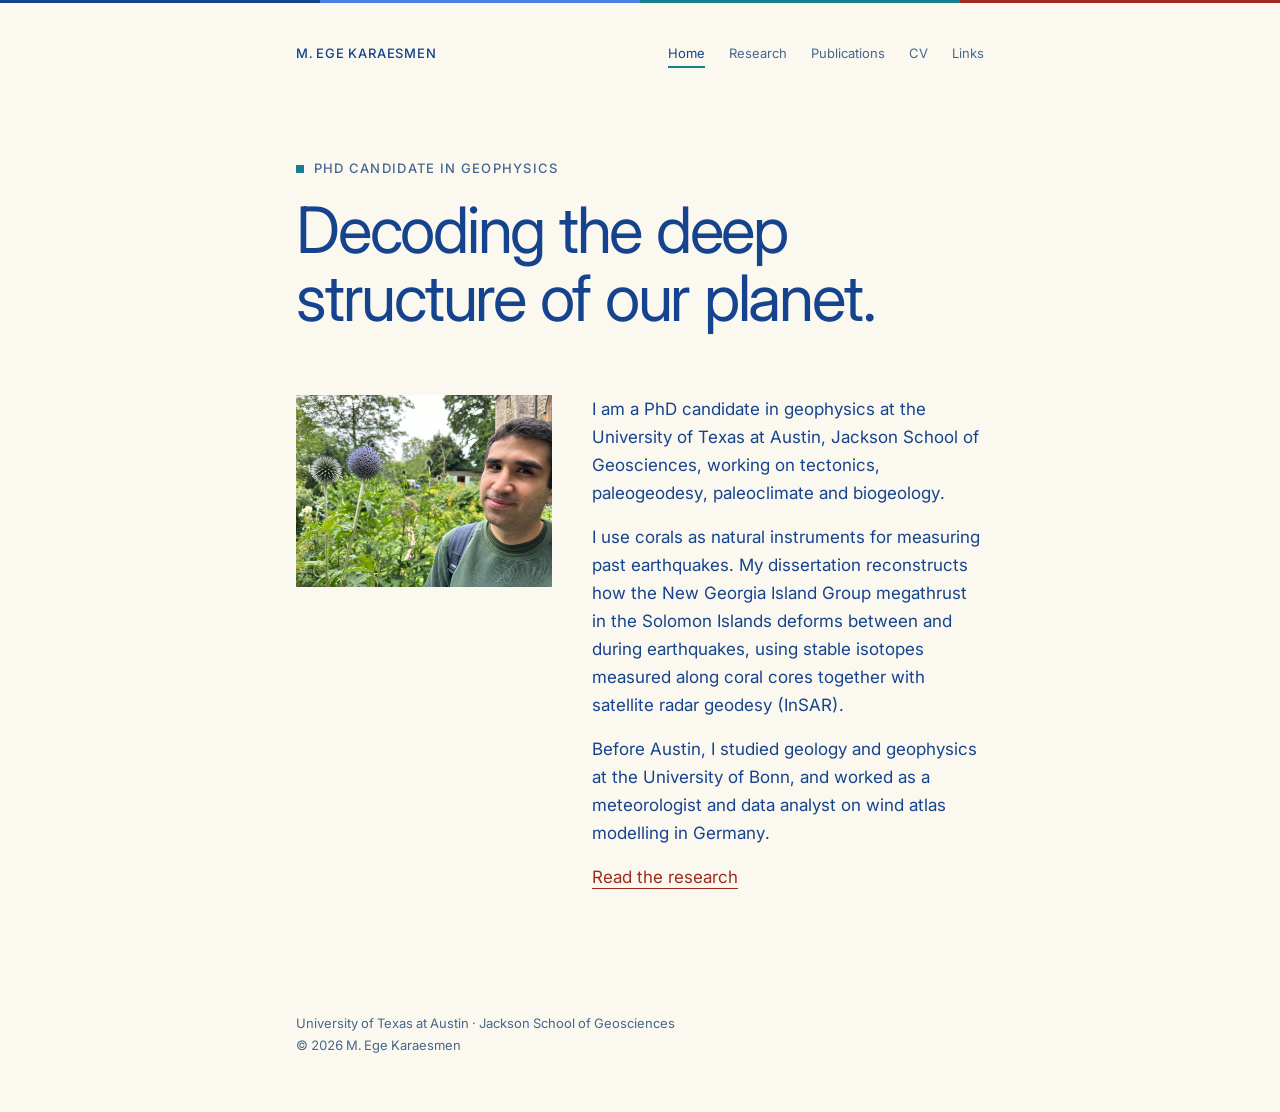
<file: index.html>
<!doctype html>
<html lang="en">
  <head>
    <meta charset="UTF-8" />
    <meta name="viewport" content="width=device-width, initial-scale=1" />
    <meta
      name="description"
      content="Personal website of M. Ege Karaesmen, PhD candidate in Geophysics at the University of Texas at Austin."
    />
    <title>M. Ege Karaesmen | Geophysics</title>
    <link rel="icon" href="favicon.svg" />
    <link rel="preconnect" href="https://fonts.googleapis.com" />
    <link rel="preconnect" href="https://fonts.gstatic.com" crossorigin />
    <link
      href="https://fonts.googleapis.com/css2?family=Inter:opsz,wght@14..32,400;14..32,500&display=swap"
      rel="stylesheet"
    />
    <style>
      :root {
        /* palette */
        --paper: #faf8ef; /* background */
        --ink: #16438e; /* main — headings and body text */
        --muted: #47678f; /* secondary text */
        --rule: #dbe2ec; /* hairlines */
        --mark: #167e8e; /* section rules, active nav */
        --link: #9f2a1e; /* high contrast — links */
        --focus: #4a82e3; /* secondary — focus rings, hover */

        --display: clamp(2.5rem, 6.5vw, 4rem);
        --head: 1.375rem;
        --body: 1.0625rem;
        --small: 0.8125rem;

        --col: 43rem;
        --wide: 66rem;
        --gutter: 1.5rem;

        color-scheme: light;
      }

      *,
      *::before,
      *::after {
        box-sizing: border-box;
      }

      html {
        -webkit-text-size-adjust: 100%;
      }

      body {
        margin: 0;
        background: var(--paper);
        color: var(--ink);
        font-family: "Inter", -apple-system, BlinkMacSystemFont, "Segoe UI", sans-serif;
        font-size: var(--body);
        font-weight: 400;
        line-height: 1.65;
        font-variant-numeric: tabular-nums;
        -webkit-font-smoothing: antialiased;
      }

      h1,
      h2,
      h3,
      h4,
      p,
      ul,
      dl,
      dd,
      dt,
      figure {
        margin: 0;
      }

      a {
        color: inherit;
      }

      :focus-visible {
        outline: 2px solid var(--focus);
        outline-offset: 3px;
      }

      /* ---------- measure ---------- */

      .col,
      .wide {
        width: 100%;
        margin-inline: auto;
        padding-inline: var(--gutter);
      }

      .col {
        max-width: calc(var(--col) + var(--gutter) * 2);
      }

      .wide {
        max-width: calc(var(--wide) + var(--gutter) * 2);
      }

      .stack > * + * {
        margin-top: 1rem;
      }

      /* ---------- shared type ---------- */

      .label {
        color: var(--muted);
        font-size: var(--small);
        font-weight: 500;
        letter-spacing: 0.1em;
        text-transform: uppercase;
      }

      .lede {
        color: var(--muted);
      }

      .note {
        color: var(--muted);
        font-size: var(--small);
        line-height: 1.6;
      }

      .link {
        color: var(--link);
        text-decoration: none;
        border-bottom: 1px solid currentColor;
        padding-bottom: 1px;
      }

      .link:hover {
        color: var(--ink);
      }

      /* palette band across the top */
      .band {
        height: 3px;
        background: linear-gradient(
          90deg,
          var(--ink) 0 25%,
          var(--focus) 25% 50%,
          var(--mark) 50% 75%,
          var(--link) 75% 100%
        );
      }

      /* ---------- masthead ---------- */

      .masthead {
        padding-block: 2.5rem 0;
      }

      .masthead-inner {
        display: flex;
        flex-wrap: wrap;
        gap: 0.75rem 2rem;
        align-items: baseline;
        justify-content: space-between;
      }

      .name {
        font-size: var(--small);
        font-weight: 500;
        letter-spacing: 0.06em;
        text-decoration: none;
        text-transform: uppercase;
      }

      .masthead nav {
        display: flex;
        flex-wrap: wrap;
        gap: 1.5rem;
      }

      .masthead nav a {
        color: var(--muted);
        font-size: var(--small);
        text-decoration: none;
        padding-bottom: 2px;
        border-bottom: 1px solid transparent;
      }

      .masthead nav a:hover {
        color: var(--link);
      }

      .masthead nav a[aria-current="page"] {
        color: var(--ink);
        border-bottom-width: 2px;
        border-bottom-color: var(--mark);
      }

      /* ---------- pages ---------- */

      .page {
        padding-block: clamp(3.5rem, 10vh, 6rem) 0;
      }

      .js .page {
        animation: rise 0.28s ease both;
      }

      @keyframes rise {
        from {
          opacity: 0;
          transform: translateY(6px);
        }
      }

      .page-head h1 {
        max-width: 20ch;
        font-size: var(--display);
        font-weight: 400;
        line-height: 1.06;
        letter-spacing: -0.035em;
        text-wrap: balance;
      }

      .page-head .label {
        display: block;
        margin-bottom: 1rem;
      }

      .page-head .label::before,
      .block-head::before {
        display: inline-block;
        width: 0.5rem;
        height: 0.5rem;
        margin-right: 0.6rem;
        background: var(--mark);
        content: "";
      }

      .page-head .lede {
        margin-top: 1.75rem;
      }

      .block {
        margin-top: clamp(3.5rem, 9vh, 5.5rem);
      }

      .block-head {
        padding-bottom: 0.75rem;
        border-bottom: 1px solid var(--mark);
      }

      .block-head + * {
        margin-top: 2.25rem;
      }

      /* ---------- home ---------- */

      .bio {
        display: grid;
        grid-template-columns: 16rem 1fr;
        gap: 2.5rem;
        align-items: start;
        margin-top: clamp(2.5rem, 7vh, 4rem);
      }

      .bio img {
        display: block;
        width: 100%;
        height: auto;
      }

      .bio p + p {
        margin-top: 1rem;
      }

      .bio-more {
        margin-top: 1.75rem;
      }

      /* ---------- focus list ---------- */

      .focus dt {
        display: flex;
        align-items: center;
        gap: 0.85rem;
        font-weight: 500;
      }

      /* icons are masked, so they take the teal regardless of the file's own colours */
      .focus dt::before {
        flex: none;
        width: 1.75rem;
        height: 1.75rem;
        background-color: var(--mark);
        mask-position: center;
        mask-repeat: no-repeat;
        mask-size: contain;
        -webkit-mask-position: center;
        -webkit-mask-repeat: no-repeat;
        -webkit-mask-size: contain;
        content: "";
      }

      .focus dt[data-icon="mountain"]::before {
        mask-image: url("icons/mountain.svg");
        -webkit-mask-image: url("icons/mountain.svg");
      }

      .focus dt[data-icon="compass"]::before {
        mask-image: url("icons/compass.svg");
        -webkit-mask-image: url("icons/compass.svg");
      }

      .focus dt[data-icon="thermometer"]::before {
        mask-image: url("icons/thermometer.svg");
        -webkit-mask-image: url("icons/thermometer.svg");
      }

      .focus dt[data-icon="leaf"]::before {
        mask-image: url("icons/leaf.svg");
        -webkit-mask-image: url("icons/leaf.svg");
      }

      .focus dd {
        margin: 0.4rem 0 0 2.6rem;
        color: var(--muted);
      }

      .focus > div + div {
        margin-top: 1.5rem;
        padding-top: 1.5rem;
        border-top: 1px solid var(--rule);
      }

      /* ---------- studies ---------- */

      .study + .study {
        margin-top: clamp(3rem, 8vh, 4.5rem);
      }

      .study-index {
        display: block;
        margin-bottom: 0.875rem;
      }

      .study h3 {
        max-width: 34ch;
        font-size: var(--head);
        font-weight: 400;
        letter-spacing: -0.015em;
        text-wrap: balance;
      }

      .study p {
        margin-top: 1rem;
      }

      figure {
        margin-top: 2.25rem;
      }

      .frame {
        border: 1px solid var(--mark);
        background: #fff;
      }

      .frame img {
        display: block;
        width: 100%;
        height: auto;
      }

      .frame iframe {
        display: block;
        width: 100%;
        height: 32rem;
        border: 0;
      }

      figcaption {
        margin-top: 0.75rem;
      }

      /* ---------- publications ---------- */

      .pub + .pub {
        margin-top: clamp(3rem, 8vh, 4.5rem);
        padding-top: clamp(3rem, 8vh, 4.5rem);
        border-top: 1px solid var(--rule);
      }

      .pub-thumb {
        display: block;
        margin-bottom: 1.75rem;
      }

      .pub-thumb img {
        display: block;
        width: 100%;
        height: auto;
      }

      .pub-thumb:hover {
        opacity: 0.88;
      }

      .pub h3 {
        margin-top: 0.75rem;
        font-size: var(--head);
        font-weight: 400;
        letter-spacing: -0.015em;
        text-wrap: balance;
      }

      .pub-sub {
        margin-top: 0.5rem;
        color: var(--muted);
      }

      .pub-authors {
        margin-top: 0.9rem;
      }

      .pub-venue {
        margin-top: 0.25rem;
        color: var(--muted);
        font-size: var(--small);
      }

      .pub-actions {
        display: flex;
        flex-wrap: wrap;
        gap: 1.5rem;
        margin-top: 1.4rem;
      }

      /* ---------- cv ---------- */

      .cv-block h3 {
        margin-bottom: 1.25rem;
        font-size: var(--body);
        font-weight: 500;
      }

      .cv-block + .cv-block {
        margin-top: 3.25rem;
      }

      .entry {
        display: grid;
        grid-template-columns: 11rem 1fr;
        gap: 0.25rem 2rem;
        padding-block: 1.125rem;
        border-top: 1px solid var(--rule);
      }

      .entry:last-child {
        border-bottom: 1px solid var(--rule);
      }

      .entry .date {
        color: var(--muted);
        font-size: var(--small);
        line-height: 1.9;
      }

      .entry h4 {
        font-size: var(--body);
        font-weight: 500;
      }

      .entry p {
        color: var(--muted);
      }

      .traits {
        margin: 0;
      }

      .traits > div {
        display: grid;
        grid-template-columns: 15rem 1fr;
        gap: 0.25rem 2rem;
        padding-block: 0.8rem;
        border-top: 1px solid var(--rule);
      }

      .traits > div:last-child {
        border-bottom: 1px solid var(--rule);
      }

      .traits dt {
        font-weight: 500;
      }

      .traits dd {
        margin: 0;
        color: var(--muted);
      }

      .traits .qual {
        display: block;
        font-size: var(--small);
      }

      .interests {
        margin-top: 1.5rem;
        color: var(--muted);
      }

      /* ---------- link list ---------- */

      .rows {
        padding: 0;
        list-style: none;
      }

      .rows li + li {
        border-top: 1px solid var(--rule);
      }

      .rows li:last-child {
        border-bottom: 1px solid var(--rule);
      }

      .rows a {
        display: grid;
        grid-template-columns: 11rem 1fr;
        gap: 0.25rem 2rem;
        padding: 1.125rem 0.75rem;
        margin-inline: -0.75rem;
        text-decoration: none;
      }

      .rows a:hover {
        background: color-mix(in srgb, var(--mark) 8%, transparent);
      }

      .rows-value {
        color: var(--link);
      }

      .rows a:hover .rows-value {
        color: var(--ink);
      }

      .rows .label {
        line-height: 1.9;
      }

      .rows-value {
        overflow-wrap: anywhere;
      }

      .rows-note {
        display: block;
        margin-top: 0.125rem;
        color: var(--muted);
        font-size: var(--small);
      }

      /* ---------- footer ---------- */

      footer {
        margin-top: clamp(4rem, 10vh, 6rem);
        padding-block: 2rem 3.5rem;
      }

      footer p {
        color: var(--muted);
        font-size: var(--small);
      }

      /* ---------- narrow ---------- */

      @media (max-width: 36rem) {
        .bio {
          grid-template-columns: 1fr;
          gap: 1.75rem;
        }

        .bio-photo {
          max-width: 11rem;
        }

        .entry,
        .rows a,
        .traits > div {
          grid-template-columns: 1fr;
          gap: 0.375rem;
        }

        .entry .date,
        .rows .label {
          line-height: 1.6;
        }

        .frame iframe {
          height: 26rem;
        }
      }

      @media (prefers-reduced-motion: reduce) {
        .js .page {
          animation: none;
        }
      }

      @media print {
        :root {
          --paper: #fff;
        }

        .band,
        .masthead nav,
        figure {
          display: none;
        }

        .page[hidden] {
          display: block !important;
        }
      }
    </style>
  </head>
  <body>
    <script>
      document.documentElement.classList.add("js");
    </script>

    <div class="band" aria-hidden="true"></div>

    <header class="masthead">
      <div class="col masthead-inner">
        <a class="name" href="#home">M. Ege Karaesmen</a>
        <nav id="nav" aria-label="Sections">
          <a href="#home">Home</a>
          <a href="#research">Research</a>
          <a href="#publications">Publications</a>
          <a href="#cv">CV</a>
          <a href="#links">Links</a>
        </nav>
      </div>
    </header>

    <main id="main">
      <!-- ============ HOME ============ -->
      <section class="page" id="home" data-title="M. Ege Karaesmen | Geophysics">
        <div class="col page-head">
          <span class="label">PhD Candidate in Geophysics</span>
          <h1>Decoding the deep structure of our planet.</h1>
        </div>

        <div class="col bio">
          <div class="bio-photo">
            <!-- Replace with your photo -->
            <img src="portrait.jpg" alt="Portrait of M. Ege Karaesmen" />
          </div>
          <div class="bio-text">
            <p>
              I am a PhD candidate in geophysics at the University of Texas at Austin, Jackson School of
              Geosciences, working on tectonics, paleogeodesy, paleoclimate and biogeology.
            </p>
            <p>
              I use corals as natural instruments for measuring past earthquakes. My dissertation reconstructs how
              the New Georgia Island Group megathrust in the Solomon Islands deforms between and during
              earthquakes, using stable isotopes measured along coral cores together with satellite radar geodesy
              (InSAR).
            </p>
            <p>
              Before Austin, I studied geology and geophysics at the University of Bonn, and worked as a
              meteorologist and data analyst on wind atlas modelling in Germany.
            </p>
            <p class="bio-more">
              <a class="link" href="#research">Read the research</a>
            </p>
          </div>
        </div>
      </section>

      <!-- ============ RESEARCH ============ -->
      <section class="page" id="research" data-title="Research | M. Ege Karaesmen">
        <div class="col page-head">
          <span class="label">Research</span>
          <h1>Reading the Earth through living archives.</h1>
          <p class="lede">
            My research combines numerical models, coral geochemistry, satellite radar geodesy and climate
            reanalysis to understand how the solid Earth, ocean and atmosphere record change.
          </p>
        </div>

        <div class="col block">
          <p class="label block-head">Focus areas</p>
          <dl class="focus">
            <div>
              <dt data-icon="mountain">Tectonics</dt>
              <dd>
                Investigating the forces that shape the Earth's lithosphere, from continental rifting to the
                collision of plates that raises mountain ranges.
              </dd>
            </div>
            <div>
              <dt data-icon="compass">Paleogeodesy</dt>
              <dd>
                Reconstructing ancient crustal deformation and surface motions by reading the geological record
                across deep time.
              </dd>
            </div>
            <div>
              <dt data-icon="thermometer">Paleoclimate</dt>
              <dd>
                Examining climate signatures preserved in sedimentary basins to understand historical and future
                atmospheric change.
              </dd>
            </div>
            <div>
              <dt data-icon="leaf">Biogeology</dt>
              <dd>
                Exploring the feedback between the biosphere and geosphere, and how life and tectonics reshape one
                another.
              </dd>
            </div>
          </dl>
        </div>

        <div class="col block">
          <p class="label block-head">Corals as natural instruments</p>
          <div class="stack">
            <p>
              Massive corals grow upward until they reach the sea surface and then stop, which makes them sensitive
              recorders of both ocean climate and land motion. A colony that is lifted during an earthquake dies
              back to the new waterline and leaves a dated surface in its own skeleton; one that subsides catches
              up by growing vertically again.
            </p>
            <p>
              My dissertation reads that record along the New Georgia Island Group megathrust in the Solomon
              Islands, where the 2007 M<sub>w</sub> 8.1 earthquake uplifted reefs across the island group. Stable
              isotopes recorded in the coral's skeleton deliver a temporally high-resolution time series. I
              developed a new proxy for relative water depth to reconstruct the vertical tectonic change captured
              in the coral's tissues.
            </p>
          </div>

          <article class="study" style="margin-top: 3rem">
            <div>
              <span class="label study-index">01 &nbsp;/&nbsp; Growth model</span>
              <h3>A living archive of sea-level change</h3>
              <p>
                A two-dimensional cellular automaton grows a coral colony under a prescribed relative sea-level
                history. The rules describe lateral extension, vertical catch-up during submergence, mortality on
                emergence, recolonisation and erosion.
              </p>
            </div>
          </article>
        </div>

        <figure class="wide">
          <div class="frame">
            <img
              data-src="research/coral-colony-evolution.gif"
              alt="Animated simulation of a coral colony growing under changing sea level"
            />
          </div>
          <figcaption class="note">
            Modelled colony growth under the reconstructed relative sea-level history, with the 2007 uplift near
            the end of the run.
          </figcaption>
        </figure>

        <div class="col block" style="margin-top: clamp(3rem, 8vh, 4.5rem)">
          <article class="study">
            <span class="label study-index">02 &nbsp;/&nbsp; Time-series analysis</span>
            <h3>Fifty years of isotopes along a coral core</h3>
            <p>
              Oxygen isotopes measured at high resolution along a core through a coral head track sea-surface
              temperature and salinity, giving an independent, seasonally resolved chronology for the same colony
              the growth model describes.
            </p>
            <p>
              Comparing that series against sea-surface salinity separates the climate signal from the land-motion
              signal, so that the remaining deformation history can be read against satellite radar geodesy over
              the instrumental period.
            </p>
          </article>
        </div>

        <figure class="wide">
          <div class="frame">
            <iframe
              data-src="research/coral-isotopes-salinity.html"
              title="Interactive coral oxygen isotope and salinity figure"
            ></iframe>
          </div>
          <figcaption class="note">
            Nearly fifty years of δ¹⁸O measured along a coral core, against sea-surface salinity. Hover and zoom to
            explore individual samples.
          </figcaption>
        </figure>

        <div class="col block">
          <p class="label block-head">Further work</p>
          <article class="study">
            <h3>A monsoon redistributed across India</h3>
            <p>
              Across the 1950–2025 ERA5 record, the Indian monsoon shows a regional pattern of change rather than a
              uniform national shift. Rainfall has declined along the west coast, in northeast India and in the
              Himalayan foothills, while central and peninsular India show little change.
            </p>
            <p>
              At Goa, onset remains in early-to-mid June but withdrawal has moved about 12 days later since the
              1950s, stretching the season even as overall intensity declines.
            </p>
          </article>
        </div>

        <figure class="wide">
          <div class="frame">
            <iframe
              data-src="research/goa-monsoon-rose.html"
              title="Interactive India monsoon change rose diagram"
            ></iframe>
          </div>
          <figcaption class="note">
            Onset, withdrawal and season length by decade, across seven points in India.
          </figcaption>
        </figure>
      </section>

      <!-- ============ PUBLICATIONS ============ -->
      <section class="page" id="publications" data-title="Publications | M. Ege Karaesmen">
        <div class="col page-head">
          <span class="label">Publications</span>
          <h1>Posters and presentations.</h1>
          <p class="lede">
            Conference material from my dissertation work, free to download.
          </p>
        </div>

        <div class="col block">
          <p class="label block-head">Conference posters</p>

          <article class="pub">
            <a
              class="pub-thumb frame"
              href="posters/EGU2026-karaesmen-coral-geodesy.pdf"
              target="_blank"
              rel="noopener"
            >
              <img
                data-src="posters/EGU2026-karaesmen-coral-geodesy.jpg"
                alt="Preview of the EGU 2026 poster on high-resolution coral geodesy in the Solomon Islands"
              />
            </a>
            <span class="label">2026</span>
            <h3>High-resolution coral geodesy in the Solomon Islands</h3>
            <p class="pub-sub">
              Development of a centennial record of vertical motion at a megathrust using coral δ¹³C
            </p>
            <p class="pub-authors">M. Ege Karaesmen, Luc Lavier, Frederick Taylor</p>
            <p class="pub-venue">
              University of Texas at Austin, UTIG · EGU General Assembly 2026, Vienna, 3–8 May 2026 ·
              Session TS3.2 · EGU26-15880
            </p>
            <p class="pub-actions">
              <a
                class="link"
                href="posters/EGU2026-karaesmen-coral-geodesy.pdf"
                target="_blank"
                rel="noopener"
                >Download poster (PDF, 4.4 MB)</a
              >
              <a
                class="link"
                href="https://meetingorganizer.copernicus.org/EGU26/EGU26-15880.html"
                target="_blank"
                rel="noopener"
                >Abstract</a
              >
            </p>
          </article>
        </div>
      </section>

      <!-- ============ CV ============ -->
      <section class="page" id="cv" data-title="CV | M. Ege Karaesmen">
        <div class="col page-head">
          <span class="label">Curriculum vitae</span>
          <h1>Physics, geophysics, atmosphere.</h1>
          <p class="lede">An academic path across two continents, from engineering geology to megathrust geodesy.</p>
        </div>

        <div class="col block">
          <div class="cv-block">
            <h3>Education</h3>
            <div class="entry">
              <p class="date">Aug 2024 – present</p>
              <div>
                <h4>PhD Geophysics</h4>
                <p>University of Texas at Austin, Jackson School of Geosciences, USA</p>
              </div>
            </div>
            <div class="entry">
              <p class="date">Sep 2020 – Aug 2023</p>
              <div>
                <h4>M.Sc. Physics of Earth and Atmosphere</h4>
                <p>University of Bonn, Germany</p>
              </div>
            </div>
            <div class="entry">
              <p class="date">Oct 2016 – Sep 2020</p>
              <div>
                <h4>B.Sc. Geosciences, specialised in Geophysics</h4>
                <p>University of Bonn, Germany</p>
              </div>
            </div>
          </div>

          <div class="cv-block">
            <h3>Work experience</h3>
            <div class="entry">
              <p class="date">Sep 2026 – Feb 2027</p>
              <div>
                <h4>Teaching Assistant — GEO 311D: GeoData</h4>
                <p>University of Texas at Austin, USA</p>
              </div>
            </div>
            <div class="entry">
              <p class="date">Jun 2025 – Aug 2026</p>
              <div>
                <h4>Research Assistant</h4>
                <p>UT Austin, Jackson School of Geosciences, USA</p>
              </div>
            </div>
            <div class="entry">
              <p class="date">Jan 2025 – May 2025</p>
              <div>
                <h4>Teaching Assistant — GEO 303: Introduction to Geology</h4>
                <p>University of Texas at Austin, USA</p>
              </div>
            </div>
            <div class="entry">
              <p class="date">Nov 2023 – Aug 2024</p>
              <div>
                <h4>Meteorologist, Data Analyst &amp; Consultant</h4>
                <p>anemos Gesellschaft für Umweltmeteorologie mbH, Lüneburg, Germany · Wind Atlas Department</p>
              </div>
            </div>
            <div class="entry">
              <p class="date">Sep 2022 – Aug 2023</p>
              <div>
                <h4>Teaching Assistant — Mathematics and Statistics in Biology</h4>
                <p>Institute for Applied Mathematics, University of Bonn, Germany · R exercises</p>
              </div>
            </div>
            <div class="entry">
              <p class="date">Mar 2021 – Jul 2023</p>
              <div>
                <h4>Research Assistant</h4>
                <p>Institute of Geophysics, University of Bonn, Germany</p>
              </div>
            </div>
            <div class="entry">
              <p class="date">May 2019 – Jul 2020</p>
              <div>
                <h4>Geologist</h4>
                <p>Ingenieurteam Dr. Hemling &amp; Gräfe GmbH, Germany · Engineering Geology &amp; Hydrogeology</p>
              </div>
            </div>
          </div>
        </div>

        <div class="col block">
          <p class="label block-head">Languages</p>
          <dl class="traits">
            <div>
              <dt>Turkish</dt>
              <dd>Native proficiency</dd>
            </div>
            <div>
              <dt>German</dt>
              <dd>
                Full working proficiency
                <span class="qual">DSD II, 2014</span>
              </dd>
            </div>
            <div>
              <dt>English</dt>
              <dd>
                Full working proficiency
                <span class="qual">TOEFL iBT 101, 2023</span>
              </dd>
            </div>
            <div>
              <dt>French</dt>
              <dd>Beginner</dd>
            </div>
            <div>
              <dt>Italian</dt>
              <dd>Beginner</dd>
            </div>
          </dl>
        </div>

        <div class="col block">
          <p class="label block-head">Software</p>
          <dl class="traits">
            <div>
              <dt>Python</dt>
              <dd>Excellent <span class="qual">NumPy, Pandas, SciPy, Matplotlib</span></dd>
            </div>
            <div>
              <dt>GIS</dt>
              <dd>Excellent <span class="qual">QGIS, ArcGIS</span></dd>
            </div>
            <div>
              <dt>LaTeX</dt>
              <dd>Excellent</dd>
            </div>
            <div>
              <dt>MS Office</dt>
              <dd>Excellent <span class="qual">Word, Excel, Access, PowerPoint</span></dd>
            </div>
            <div>
              <dt>MATLAB</dt>
              <dd>Confident</dd>
            </div>
            <div>
              <dt>Linux</dt>
              <dd>Confident</dd>
            </div>
            <div>
              <dt>Git</dt>
              <dd>Confident</dd>
            </div>
            <div>
              <dt>R</dt>
              <dd>Intermediate <span class="qual">ggplot, dplyr</span></dd>
            </div>
            <div>
              <dt>C++</dt>
              <dd>Beginner</dd>
            </div>
          </dl>
        </div>

        <div class="col block">
          <p class="label block-head">Outside the lab</p>
          <p class="interests">
            Water polo · Bouldering · Classical guitar · Cinema · Literature · Cooking
          </p>
        </div>
      </section>

      <!-- ============ LINKS ============ -->
      <section class="page" id="links" data-title="Links | M. Ege Karaesmen">
        <div class="col page-head">
          <span class="label">Elsewhere</span>
          <h1>Get in touch.</h1>
          <p class="lede">
            Always open to discussing research collaborations, geology and new scientific frontiers.
          </p>
        </div>

        <div class="col block">
          <p class="label block-head">Email</p>
          <ul class="rows">
            <li>
              <a href="mailto:m.karaesmen@utexas.edu">
                <span class="label">Academic</span>
                <span class="rows-value">m.karaesmen@utexas.edu</span>
              </a>
            </li>
            <li>
              <a href="mailto:m.karaesmen@gmail.com">
                <span class="label">Personal</span>
                <span class="rows-value">m.karaesmen@gmail.com</span>
              </a>
            </li>
          </ul>
        </div>

        <div class="col block">
          <p class="label block-head">Profiles</p>
          <ul class="rows">
            <li>
              <a href="https://www.linkedin.com/in/mehmet-ege-karaesmen-853350258/" rel="me noopener">
                <span class="label">LinkedIn</span>
                <span class="rows-value">
                  mehmet-ege-karaesmen
                  <span class="rows-note">Professional profile and updates.</span>
                </span>
              </a>
            </li>
            <li>
              <a href="https://github.com/MEgeKaraesmen" rel="me noopener">
                <span class="label">GitHub</span>
                <span class="rows-value">
                  github.com/MEgeKaraesmen
                  <span class="rows-note">Coral growth model, InSAR processing and analysis notebooks.</span>
                </span>
              </a>
            </li>
            <li>
              <a href="https://scholar.google.com/citations?user=CSPQlHoAAAAJ&amp;hl=en" rel="me noopener">
                <span class="label">Google Scholar</span>
                <span class="rows-value">
                  scholar.google.com
                  <span class="rows-note">Publications and citations.</span>
                </span>
              </a>
            </li>
            <li>
              <a href="https://orcid.org/0009-0007-3837-500X" rel="me noopener">
                <span class="label">ORCID</span>
                <span class="rows-value">
                  0009-0007-3837-500X
                  <span class="rows-note">Persistent researcher identifier.</span>
                </span>
              </a>
            </li>
          </ul>
        </div>
      </section>
    </main>

    <footer>
      <div class="col">
        <p>University of Texas at Austin · Jackson School of Geosciences</p>
        <p>© 2026 M. Ege Karaesmen</p>
      </div>
    </footer>

    <script>
      (function () {
        var pages = Array.prototype.slice.call(document.querySelectorAll(".page"));
        var navLinks = Array.prototype.slice.call(document.querySelectorAll("#nav a"));
        var ids = pages.map(function (p) {
          return p.id;
        });

        function loadAssets(page) {
          page.querySelectorAll("[data-src]").forEach(function (el) {
            el.src = el.dataset.src;
            el.removeAttribute("data-src");
          });
        }

        function show(id, scroll) {
          if (ids.indexOf(id) === -1) id = ids[0];

          pages.forEach(function (page) {
            var active = page.id === id;
            page.hidden = !active;
            if (active) {
              loadAssets(page);
              if (page.dataset.title) document.title = page.dataset.title;
            }
          });

          navLinks.forEach(function (a) {
            if (a.getAttribute("href") === "#" + id) {
              a.setAttribute("aria-current", "page");
            } else {
              a.removeAttribute("aria-current");
            }
          });

          if (scroll) window.scrollTo(0, 0);
        }

        function fromHash() {
          return (location.hash || "").replace(/^#\/?/, "") || ids[0];
        }

        window.addEventListener("hashchange", function () {
          show(fromHash(), true);
        });

        show(fromHash(), false);
      })();
    </script>
  </body>
</html>
</file>
